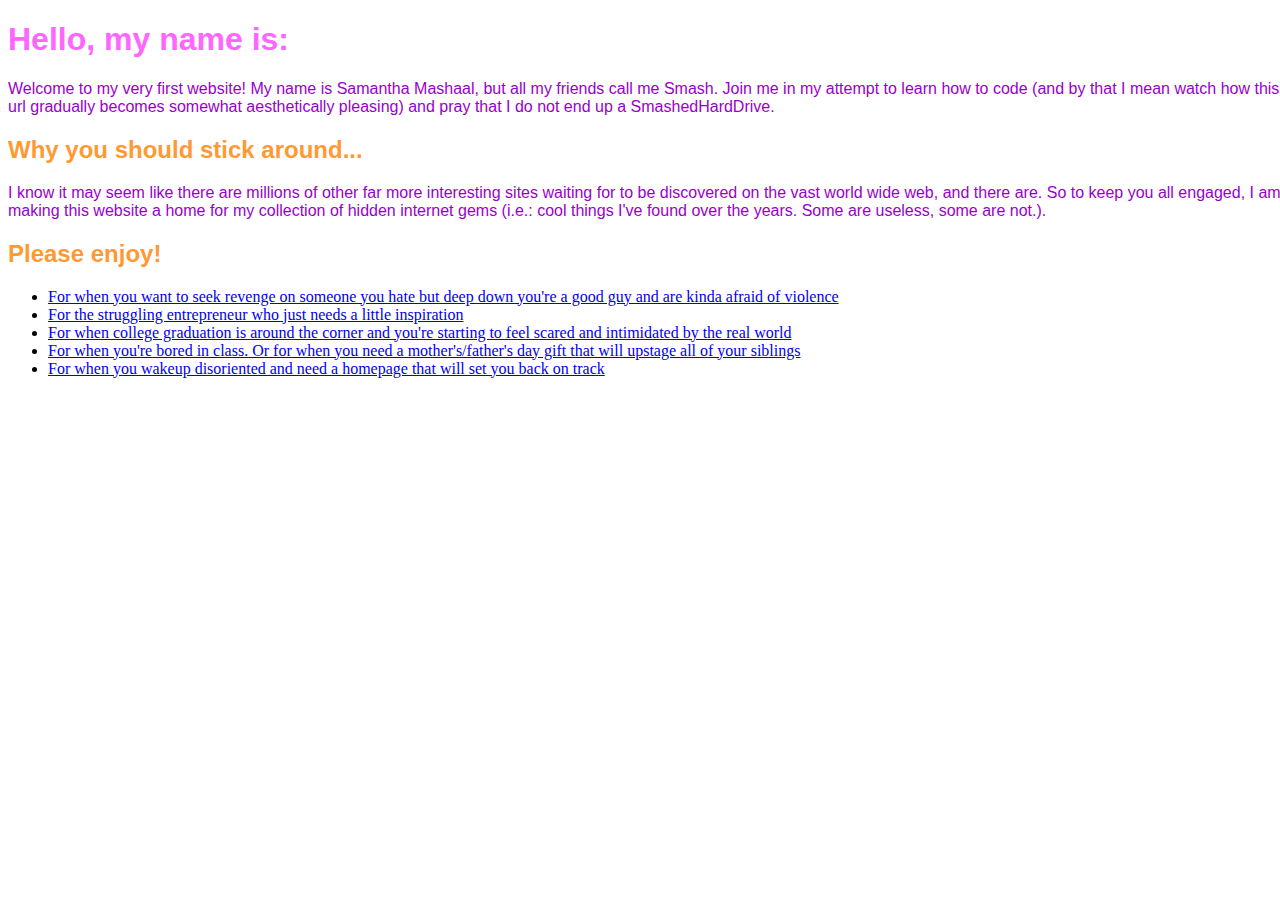
<file: old-index.html>
<!DOCTYPE html>
<html>
<head>
<title>
	SmashedHardDrive
</title>
<link type="text/css" rel="stylesheet" href="style_index.css"/>
</head>
<body>
	<h1> Hello, my name is: </h1>
		<p> Welcome to my very first website! My name is Samantha Mashaal, but all my friends call me Smash. Join me in my attempt to learn how to code (and by that I mean watch how this url gradually becomes somewhat aesthetically pleasing) and pray that I do not end up a SmashedHardDrive. </p>
	<h2> Why you should stick around... </h2>
		<p> I know it may seem like there are millions of other far more interesting sites waiting for to be discovered on the vast world wide web, and there are. So to keep you all engaged, I am making this website a home for my collection of hidden internet gems (i.e.: cool things I've found over the years. Some are useless, some  are not.).</p>
	<h2> Please enjoy! </h2>
	<ul>
		<li> <a href="https://shipyourenemiesglitter.com/"> For when you want to seek revenge on someone you hate but deep down you're a good guy and are kinda afraid of violence </a></li>
		<li> <a href="http://www.itslikeuberfor.com/">  For the struggling entrepreneur who just needs a little inspiration </a></li>
		<li> <a href="http://yaledailynews.com/blog/2012/05/27/keegan-the-opposite-of-loneliness/"> For when college graduation is around the corner and you're starting to feel scared and intimidated by the real world </a></li>
		<li> <a href="http://www.thisiswhyimbroke.com/"> For when you're bored in class. Or for when you need a mother's/father's day gift that will upstage all of your siblings </a></li>
		<li> <a href="http://lagom.io/"> For when you wakeup disoriented and need a homepage that will set you back on track </a></li>
	</ul>
</body>
</html>
</file>
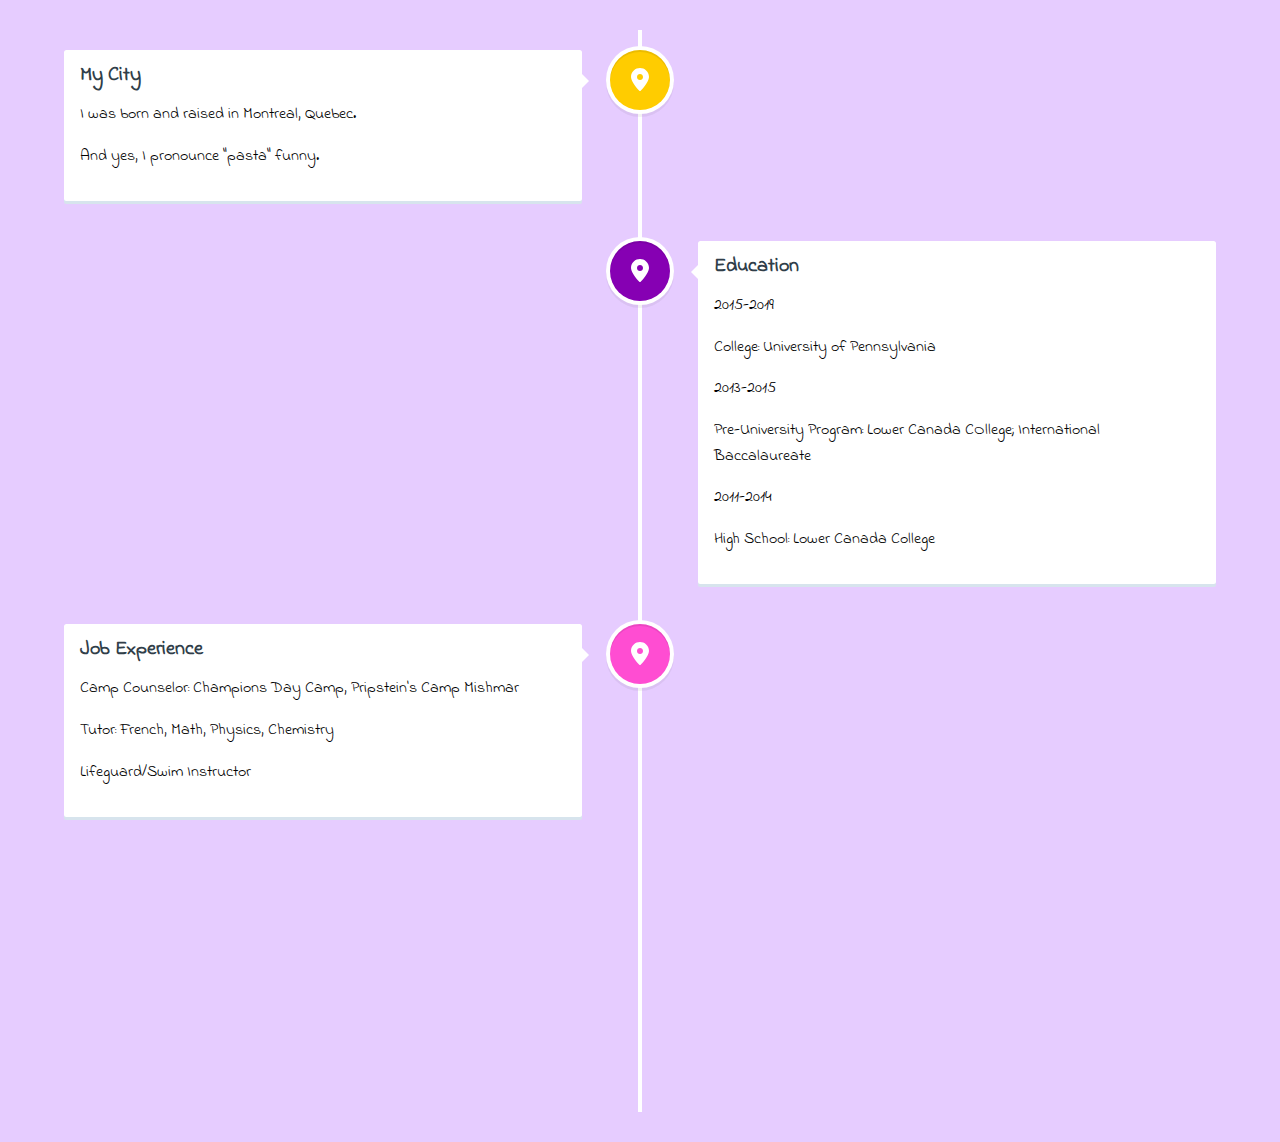
<file: vertical-timeline/smashtimeline-index.html>
<!doctype html>
<html lang="en" class="no-js">
<head>
	<!-- <meta charset="UTF-8"> -->
	<!-- <meta name="viewport" content="width=device-width, initial-scale=1"> -->

	<link href='http://fonts.googleapis.com/css?family=Droid+Serif|Open+Sans:400,700' rel='stylesheet' type='text/css'>

	<link rel="stylesheet" href="css/reset.css"> <!-- CSS reset -->
	<link rel="stylesheet" href="css/smashtimeline-style.css"> <!-- Resource style -->
	<script src="js/modernizr.js"></script> <!-- Modernizr -->
  	
	<title>Responsive Vertical Timeline</title>
</head>
<body>

	<section id="cd-timeline" class="cd-container">
		<div class="cd-timeline-block">
			<div class="cd-timeline-img cd-picture citypic">
				<img class="citypic" src="img/cd-icon-location.svg" alt="Picture">
			</div> <!-- cd-timeline-img -->

			<div class="cd-timeline-content">
				<h2>My City</h2>
				<p>I was born and raised in Montreal, Quebec. </p>
              	<p> And yes, I pronounce "pasta" funny.</p>
			</div> <!-- cd-timeline-content -->
		</div> <!-- cd-timeline-block -->

		<div class="cd-timeline-block">
			<div class="cd-timeline-img cd-movie educationpic">
				<img class="educationpic" src="img/cd-icon-location.svg" alt="Movie">
			</div> <!-- cd-timeline-img -->

			<div class="cd-timeline-content">
				<h2>Education</h2>
				<p>2015-2019</p>
				<p>College: University of Pennsylvania</p>
              	<p>2013-2015</p>
              	<p>Pre-University Program: Lower Canada COllege; International Baccalaureate</p>
              	<p>2011-2014</p>
              	<p>High School: Lower Canada College</p>
			</div> <!-- cd-timeline-content -->
		</div> <!-- cd-timeline-block -->

		<div class="cd-timeline-block">
			<div class="cd-timeline-img cd-picture jobpic">
				<img class="jobpic" src="img/cd-icon-location.svg" alt="Picture">
			</div> <!-- cd-timeline-img -->

			<div class="cd-timeline-content">
				<h2>Job Experience</h2>
				<p>Camp Counselor: Champions Day Camp, Pripstein's Camp Mishmar</p>
              	<p>Tutor: French, Math, Physics, Chemistry</p>
              	<p>Lifeguard/Swim Instructor</p>
				
			</div> <!-- cd-timeline-content -->
		</div> <!-- cd-timeline-block -->

		<div class="cd-timeline-block">
			<div class="cd-timeline-img cd-location skillpic">
				<img class="skillpic" src="img/cd-icon-location.svg" alt="Location">
			</div> <!-- cd-timeline-img -->

			<div class="cd-timeline-content">
				<h2>Skills</h2>
				<p>Language: English (fluent), French (fluent), Hebrew (conversational)</p>
              	<p>Microsoft: Words, Excel, Powerpoint</p>
              	<p>Web Development: HTML, CSS, JS</p>
              	<p>Communication: public speaking, working with children</p>
				
			</div> <!-- cd-timeline-content -->
		</div> <!-- cd-timeline-block -->
			
	</section> <!-- cd-timeline -->
<script src="http://ajax.googleapis.com/ajax/libs/jquery/1.11.0/jquery.min.js"></script>
<script src="js/main.js"></script> <!-- Resource jQuery -->
</body>
</html>
</file>
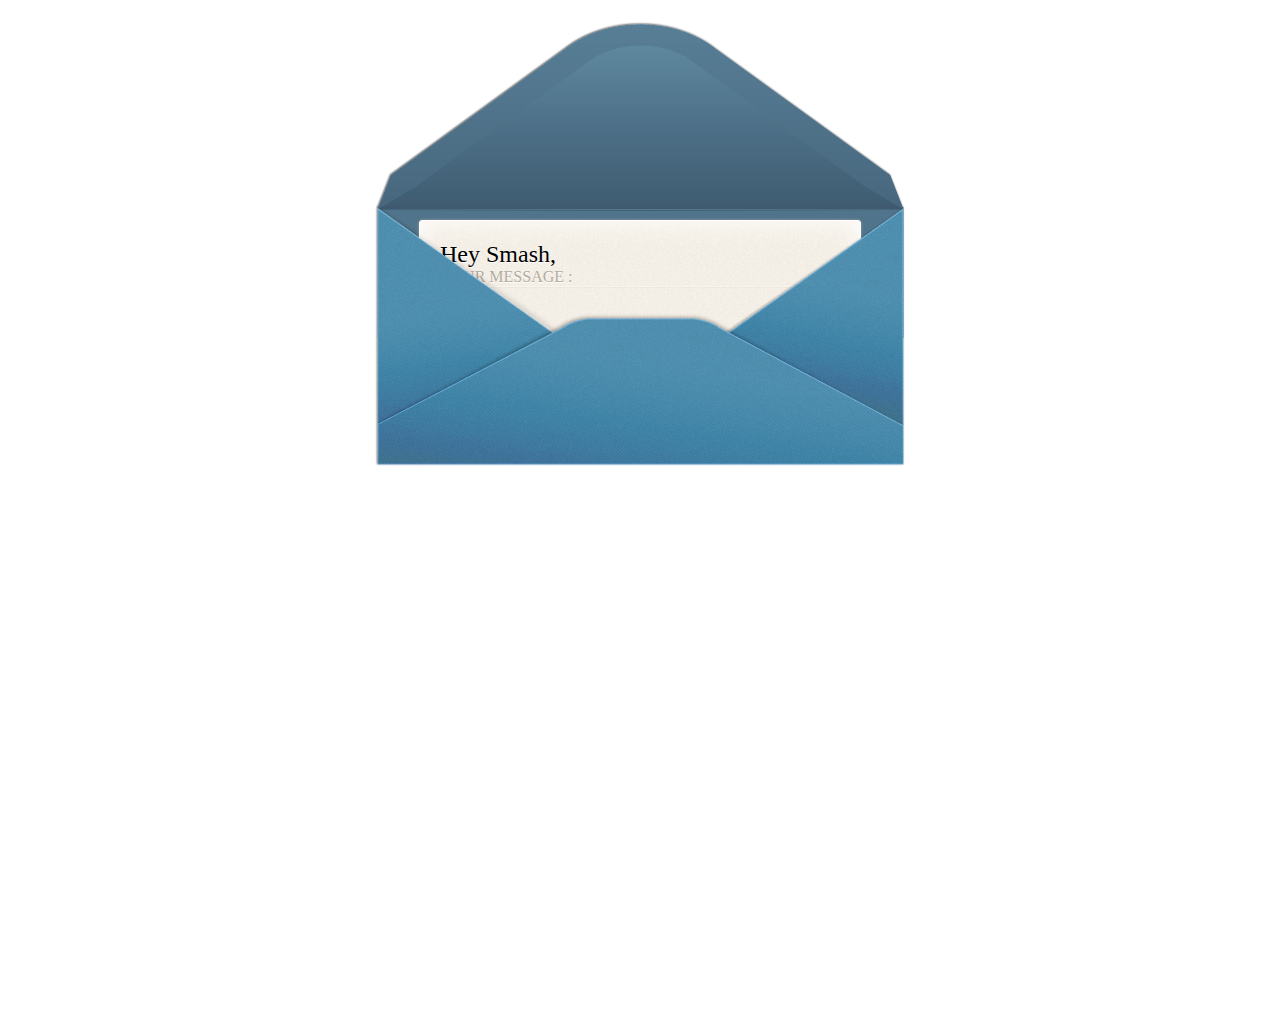
<file: contactform/contactform/contactform.html>
<!DOCTYPE html>
<html>
<head>
	<meta charset="utf-8" />
	<title>Contact Form</title>
	<script  src="http://jqueryjs.googlecode.com/files/jquery-1.3.2.min.js"></script>
	<!--[if IE]><script>
	$(document).ready(function() { 

$("#form_wrap").addClass('hide');

})

</script><![endif]-->

<style>


body, div, h1,h2, form, fieldset, input, textarea, footer,p {
	margin: 0; padding: 0; border: 0; outline: none;
}


@font-face {
	font-family: 'Indie Flower';
	font-weight: normal;
	font-style: normal;
}

body {background-color:white;}
p {text-shadow:0 1px 0 #fff; font-size:24px;}
#wrap {width:530px; margin:20px auto 0; height:1000px;}
h1 {margin-bottom:20px; text-align:center;font-size:48px; text-shadow:0 1px 0 #ede8d9; }


	#form_wrap { overflow:hidden; height:446px; position:relative; top:0px;
		-webkit-transition: all 1s ease-in-out .3s;
		-moz-transition: all 1s ease-in-out .3s;
		-o-transition: all 1s ease-in-out .3s;
		transition: all 1s ease-in-out .3s;}
	
	#form_wrap:before {content:"";
		position:absolute;
		bottom:128px;left:0px;
		background:url('images/before.png');
		width:530px;height: 316px;}
	
	#form_wrap:after {content:"";position:absolute;
		bottom:0px;left:0;
		background:url('images/after.png');
		width:530px;height: 260px; }

	#form_wrap.hide:after, #form_wrap.hide:before {display:none; }
	#form_wrap:hover {height:776px;top:-200px;}


	form {background:#f7f2ec url('images/letter_bg.png'); 
		position:relative;top:200px;overflow:hidden;
		height:200px;width:400px;margin:0px auto;padding:20px; 
		border: 1px solid #fff;
		border-radius: 3px; 
		-moz-border-radius: 3px; -webkit-border-radius: 3px;
		box-shadow: 0px 0px 3px #9d9d9d, inset 0px 0px 27px #fff;
		-moz-box-shadow: 0px 0px 3px #9d9d9d, inset 0px 0px 14px #fff;
		-webkit-box-shadow: 0px 0px 3px #9d9d9d, inset 0px 0px 27px #fff;
		-webkit-transition: all 1s ease-in-out .3s;
		-moz-transition: all 1s ease-in-out .3s;
		-o-transition: all 1s ease-in-out .3s;
		transition: all 1s ease-in-out .3s;}


		#form_wrap:hover form {height:530px;}

		label {
			margin: 11px 20px 0 0; 
			font-size: 16px; color: #b3aba1;
			text-transform: uppercase; 
			text-shadow: 0px 1px 0px #fff;
		}

		input[type=text], textarea {
			font: 14px normal normal uppercase helvetica, arial, serif;
			color: #7c7873;background:none;
			width: 380px; height: 36px; padding: 0px 10px; margin: 0 0 10px 0;
			border:1px solid #f8f5f1;
			-moz-border-radius: 5px; -webkit-border-radius: 5px; border-radius: 5px;
			-moz-box-shadow: inset 0px 0px 1px #726959;
			-webkit-box-shadow:  inset 0px 0px 1px #b3a895; 
			box-shadow:  inset 0px 0px 1px #b3a895;
		}	

		textarea { height: 80px; padding-top:14px;}

		textarea:focus, input[type=text]:focus {background:rgba(255,255,255,.35);}

		#form_wrap input[type=submit] {
			position:relative;font-family: 'YanoneKaffeesatzRegular'; 
			font-size:24px; color: #7c7873;text-shadow:0 1px 0 #fff;
			width:100%; text-align:center;opacity:0;
			background:none;
			cursor: pointer;
			-moz-border-radius: 3px; -webkit-border-radius: 3px; border-radius: 3px; 
			-webkit-transition: opacity .6s ease-in-out 0s;
			-moz-transition: opacity .6s ease-in-out 0s;
			-o-transition: opacity .6s ease-in-out 0s;
			transition: opacity .6s ease-in-out 0s;
		}

		#form_wrap:hover input[type=submit] {z-index:1;opacity:1;
			-webkit-transition: opacity .5s ease-in-out 1.3s;
			-moz-transition: opacity .5s ease-in-out 1.3s;
			-o-transition: opacity .5s ease-in-out 1.3s;
			transition: opacity .5s ease-in-out 1.3s;}

			#form_wrap:hover input:hover[type=submit] {color:#435c70;}

</style>
</head>
<body>
	<div id="wrap">
		
		<div id='form_wrap'>
			<form>
				<p>Hey Smash,</p>
				<label for="email">Your Message : </label>
				<textarea  name="message" value="Your Message" id="message" ></textarea>
				<p>Best,</p>	
				<label for="name">Name: </label>
				<input type="text" name="name" value="" id="name" />
				<label for="email">Email: </label>
				<input type="text" name="email" value="" id="email" />
				<input type="submit" name ="submit"/>
			</form>
		</div>
	</div>
<!-- More script and css style
: <a href="http://www.htmldrive.net/" title="HTML DRIVE - Free DHMTL Scripts,Jquery plugins,Javascript,CSS,CSS3,Html5 Library">www.htmldrive.net </a> -->
</body>
</html>
</file>
<file: style_index.css>
p{
color:#9900cc;
font-family: Helvetica;
font-size: 24;
}

h1{
	color:#ff66ff;
	font-family:Arial;
}

h2{
	color:#ff9933;
	font-family:Arial;
}

body{height:100%;
   width:100%;
   background-image:url(http://clipartion.com/wp-content/uploads/2015/10/cute-ice-cream-clipart-free-clip-art-images.png);/*your background image*/  
   background-repeat:no-repeat;/*we want to have one single image not a repeated one*/  
   background-size:cover;/*this sets the image to fullscreen covering the whole screen*/  
   /*css hack for ie*/     
   filter:progid:DXImageTransform.Microsoft.AlphaImageLoader(src='.http://clipartion.com/wp-content/uploads/2015/10/cute-ice-cream-clipart-free-clip-art-images.png',sizingMethod='scale');
   -ms-filter:"progid:DXImageTransform.Microsoft.AlphaImageLoader(src='http://clipartion.com/wp-content/uploads/2015/10/cute-ice-cream-clipart-free-clip-art-images.png',sizingMethod='scale')";
}
</file>
<file: vertical-timeline/css/smashtimeline-style.css>
@import url(https://fonts.googleapis.com/css?family=Indie+Flower);

/* -------------------------------- 

Primary style

-------------------------------- */
html * {
  -webkit-font-smoothing: antialiased;
  -moz-osx-font-smoothing: grayscale;
}

*, *:after, *:before {
  -webkit-box-sizing: border-box;
  -moz-box-sizing: border-box;
  box-sizing: border-box;
}

body {
  font-size: 10px;
  font-family: 'Indie Flower';
  color: black;
  background-color: #e6ccff;
}

a {
  color: #acb7c0;
  text-decoration: none;
  /*font-family: "Open Sans", sans-serif;*/
}

img {
  max-width: 100%;
}

h1, h2 {
  /*font-family: "Open Sans", sans-serif;*/
  font-weight: bold;
}

/* -------------------------------- 

Modules - reusable parts of our design

-------------------------------- */
.cd-container {
  /* this class is used to give a max-width to the element it is applied to, and center it horizontally when it reaches that max-width */
  width: 90%;
  max-width: 1170px;
  margin: 0 auto;
}
.cd-container::after {
  /* clearfix */
  content: '';
  display: table;
  clear: both;
}

/* -------------------------------- 

Main components 

-------------------------------- */
header {
  height: 200px;
  line-height: 200px;
  text-align: center;
  background: #303e49;
}
header h1 {
  color: white;
  font-size: 18px;
  font-size: 1.125rem;
}
@media only screen and (min-width: 1170px) {
  header {
    height: 300px;
    line-height: 300px;
  }
  header h1 {
    font-size: 24px;
    font-size: 1.5rem;
  }
}

#cd-timeline {
  position: relative;
  padding: 2em 0;
  margin-top: 2em;
  margin-bottom: 2em;
}
#cd-timeline::before {
  /* this is the vertical line */
  content: '';
  position: absolute;
  top: 0;
  left: 18px;
  height: 100%;
  width: 4px;
  background: white;
}
@media only screen and (min-width: 1170px) {
  #cd-timeline {
    margin-top: 3em;
    margin-bottom: 3em;
  }
  #cd-timeline::before {
    left: 50%;
    margin-left: -2px;
  }
}

.cd-timeline-block {
  position: relative;
  margin: 2em 0;
}
.cd-timeline-block:after {
  content: "";
  display: table;
  clear: both;
}
.cd-timeline-block:first-child {
  margin-top: 0;
}
.cd-timeline-block:last-child {
  margin-bottom: 0;
}
@media only screen and (min-width: 1170px) {
  .cd-timeline-block {
    margin: 4em 0;
  }
  .cd-timeline-block:first-child {
    margin-top: 0;
  }
  .cd-timeline-block:last-child {
    margin-bottom: 0;
  }
}

.cd-timeline-img {
  position: absolute;
  top: 0;
  left: 0;
  width: 40px;
  height: 40px;
  border-radius: 50%;
  box-shadow: 0 0 0 4px white, inset 0 2px 0 rgba(0, 0, 0, 0.08), 0 3px 0 4px rgba(0, 0, 0, 0.05);
}
.cd-timeline-img img {
  display: block;
  width: 24px;
  height: 24px;
  position: relative;
  left: 50%;
  top: 50%;
  margin-left: -12px;
  margin-top: -12px;
}
.citypic {
  background: #ffcc00;
}
.educationpic {
  background: #8600b3;
}

.jobpic {
  background: #ff4dd2;
}

.skillpic {
  background: #ff6600;
}

@media only screen and (min-width: 1170px) {
  .cd-timeline-img {
    width: 60px;
    height: 60px;
    left: 50%;
    margin-left: -30px;
    /* Force Hardware Acceleration in WebKit */
    -webkit-transform: translateZ(0);
    -webkit-backface-visibility: hidden;
  }
  .cssanimations .cd-timeline-img.is-hidden {
    visibility: hidden;
  }
  .cssanimations .cd-timeline-img.bounce-in {
    visibility: visible;
    -webkit-animation: cd-bounce-1 0.6s;
    -moz-animation: cd-bounce-1 0.6s;
    animation: cd-bounce-1 0.6s;
  }
}

@-webkit-keyframes cd-bounce-1 {
  0% {
    opacity: 0;
    -webkit-transform: scale(0.5);
  }

  60% {
    opacity: 1;
    -webkit-transform: scale(1.2);
  }

  100% {
    -webkit-transform: scale(1);
  }
}
@-moz-keyframes cd-bounce-1 {
  0% {
    opacity: 0;
    -moz-transform: scale(0.5);
  }

  60% {
    opacity: 1;
    -moz-transform: scale(1.2);
  }

  100% {
    -moz-transform: scale(1);
  }
}
@keyframes cd-bounce-1 {
  0% {
    opacity: 0;
    -webkit-transform: scale(0.5);
    -moz-transform: scale(0.5);
    -ms-transform: scale(0.5);
    -o-transform: scale(0.5);
    transform: scale(0.5);
  }

  60% {
    opacity: 1;
    -webkit-transform: scale(1.2);
    -moz-transform: scale(1.2);
    -ms-transform: scale(1.2);
    -o-transform: scale(1.2);
    transform: scale(1.2);
  }

  100% {
    -webkit-transform: scale(1);
    -moz-transform: scale(1);
    -ms-transform: scale(1);
    -o-transform: scale(1);
    transform: scale(1);
  }
}
.cd-timeline-content {
  position: relative;
  margin-left: 60px;
  background: white;
  border-radius: 0.25em;
  padding: 1em;
  box-shadow: 0 3px 0 #d7e4ed;
}
.cd-timeline-content:after {
  content: "";
  display: table;
  clear: both;
}
.cd-timeline-content h2 {
  color: #303e49;
}
.cd-timeline-content p, .cd-timeline-content .cd-read-more, .cd-timeline-content .cd-date {
  font-size: 13px;
  font-size: 0.8125rem;
}
.cd-timeline-content .cd-read-more, .cd-timeline-content .cd-date {
  display: inline-block;
}
.cd-timeline-content p {
  margin: 1em 0;
  line-height: 1.6;
}
.cd-timeline-content .cd-read-more {
  float: right;
  padding: .8em 1em;
  background: #acb7c0;
  color: white;
  border-radius: 0.25em;
}
.no-touch .cd-timeline-content .cd-read-more:hover {
  background-color: #bac4cb;
}
.cd-timeline-content .cd-date {
  float: left;
  padding: .8em 0;
  opacity: .7;
}
.cd-timeline-content::before {
  content: '';
  position: absolute;
  top: 16px;
  right: 100%;
  height: 0;
  width: 0;
  border: 7px solid transparent;
  border-right: 7px solid white;
}
@media only screen and (min-width: 768px) {
  .cd-timeline-content h2 {
    font-size: 20px;
    font-size: 1.25rem;
  }
  .cd-timeline-content p {
    font-size: 16px;
    font-size: 1rem;
  }
  .cd-timeline-content .cd-read-more, .cd-timeline-content .cd-date {
    font-size: 14px;
    font-size: 0.875rem;
  }
}
@media only screen and (min-width: 1170px) {
  .cd-timeline-content {
    margin-left: 0;
    padding: 1.6em;
    width: 45%;
  }
  .cd-timeline-content::before {
    top: 24px;
    left: 100%;
    border-color: transparent;
    border-left-color: white;
  }
  .cd-timeline-content .cd-read-more {
    float: left;
  }
  .cd-timeline-content .cd-date {
    position: absolute;
    width: 100%;
    left: 122%;
    top: 6px;
    font-size: 16px;
    font-size: 1rem;
  }
  .cd-timeline-block:nth-child(even) .cd-timeline-content {
    float: right;
  }
  .cd-timeline-block:nth-child(even) .cd-timeline-content::before {
    top: 24px;
    left: auto;
    right: 100%;
    border-color: transparent;
    border-right-color: white;
  }
  .cd-timeline-block:nth-child(even) .cd-timeline-content .cd-read-more {
    float: right;
  }
  .cd-timeline-block:nth-child(even) .cd-timeline-content .cd-date {
    left: auto;
    right: 122%;
    text-align: right;
  }
  .cssanimations .cd-timeline-content.is-hidden {
    visibility: hidden;
  }
  .cssanimations .cd-timeline-content.bounce-in {
    visibility: visible;
    -webkit-animation: cd-bounce-2 0.6s;
    -moz-animation: cd-bounce-2 0.6s;
    animation: cd-bounce-2 0.6s;
  }
}

@media only screen and (min-width: 1170px) {
  /* inverse bounce effect on even content blocks */
  .cssanimations .cd-timeline-block:nth-child(even) .cd-timeline-content.bounce-in {
    -webkit-animation: cd-bounce-2-inverse 0.6s;
    -moz-animation: cd-bounce-2-inverse 0.6s;
    animation: cd-bounce-2-inverse 0.6s;
  }
}
@-webkit-keyframes cd-bounce-2 {
  0% {
    opacity: 0;
    -webkit-transform: translateX(-100px);
  }

  60% {
    opacity: 1;
    -webkit-transform: translateX(20px);
  }

  100% {
    -webkit-transform: translateX(0);
  }
}
@-moz-keyframes cd-bounce-2 {
  0% {
    opacity: 0;
    -moz-transform: translateX(-100px);
  }

  60% {
    opacity: 1;
    -moz-transform: translateX(20px);
  }

  100% {
    -moz-transform: translateX(0);
  }
}
@keyframes cd-bounce-2 {
  0% {
    opacity: 0;
    -webkit-transform: translateX(-100px);
    -moz-transform: translateX(-100px);
    -ms-transform: translateX(-100px);
    -o-transform: translateX(-100px);
    transform: translateX(-100px);
  }

  60% {
    opacity: 1;
    -webkit-transform: translateX(20px);
    -moz-transform: translateX(20px);
    -ms-transform: translateX(20px);
    -o-transform: translateX(20px);
    transform: translateX(20px);
  }

  100% {
    -webkit-transform: translateX(0);
    -moz-transform: translateX(0);
    -ms-transform: translateX(0);
    -o-transform: translateX(0);
    transform: translateX(0);
  }
}
@-webkit-keyframes cd-bounce-2-inverse {
  0% {
    opacity: 0;
    -webkit-transform: translateX(100px);
  }

  60% {
    opacity: 1;
    -webkit-transform: translateX(-20px);
  }

  100% {
    -webkit-transform: translateX(0);
  }
}
@-moz-keyframes cd-bounce-2-inverse {
  0% {
    opacity: 0;
    -moz-transform: translateX(100px);
  }

  60% {
    opacity: 1;
    -moz-transform: translateX(-20px);
  }

  100% {
    -moz-transform: translateX(0);
  }
}
@keyframes cd-bounce-2-inverse {
  0% {
    opacity: 0;
    -webkit-transform: translateX(100px);
    -moz-transform: translateX(100px);
    -ms-transform: translateX(100px);
    -o-transform: translateX(100px);
    transform: translateX(100px);
  }

  60% {
    opacity: 1;
    -webkit-transform: translateX(-20px);
    -moz-transform: translateX(-20px);
    -ms-transform: translateX(-20px);
    -o-transform: translateX(-20px);
    transform: translateX(-20px);
  }

  100% {
    -webkit-transform: translateX(0);
    -moz-transform: translateX(0);
    -ms-transform: translateX(0);
    -o-transform: translateX(0);
    transform: translateX(0);
  }
}
</file>
